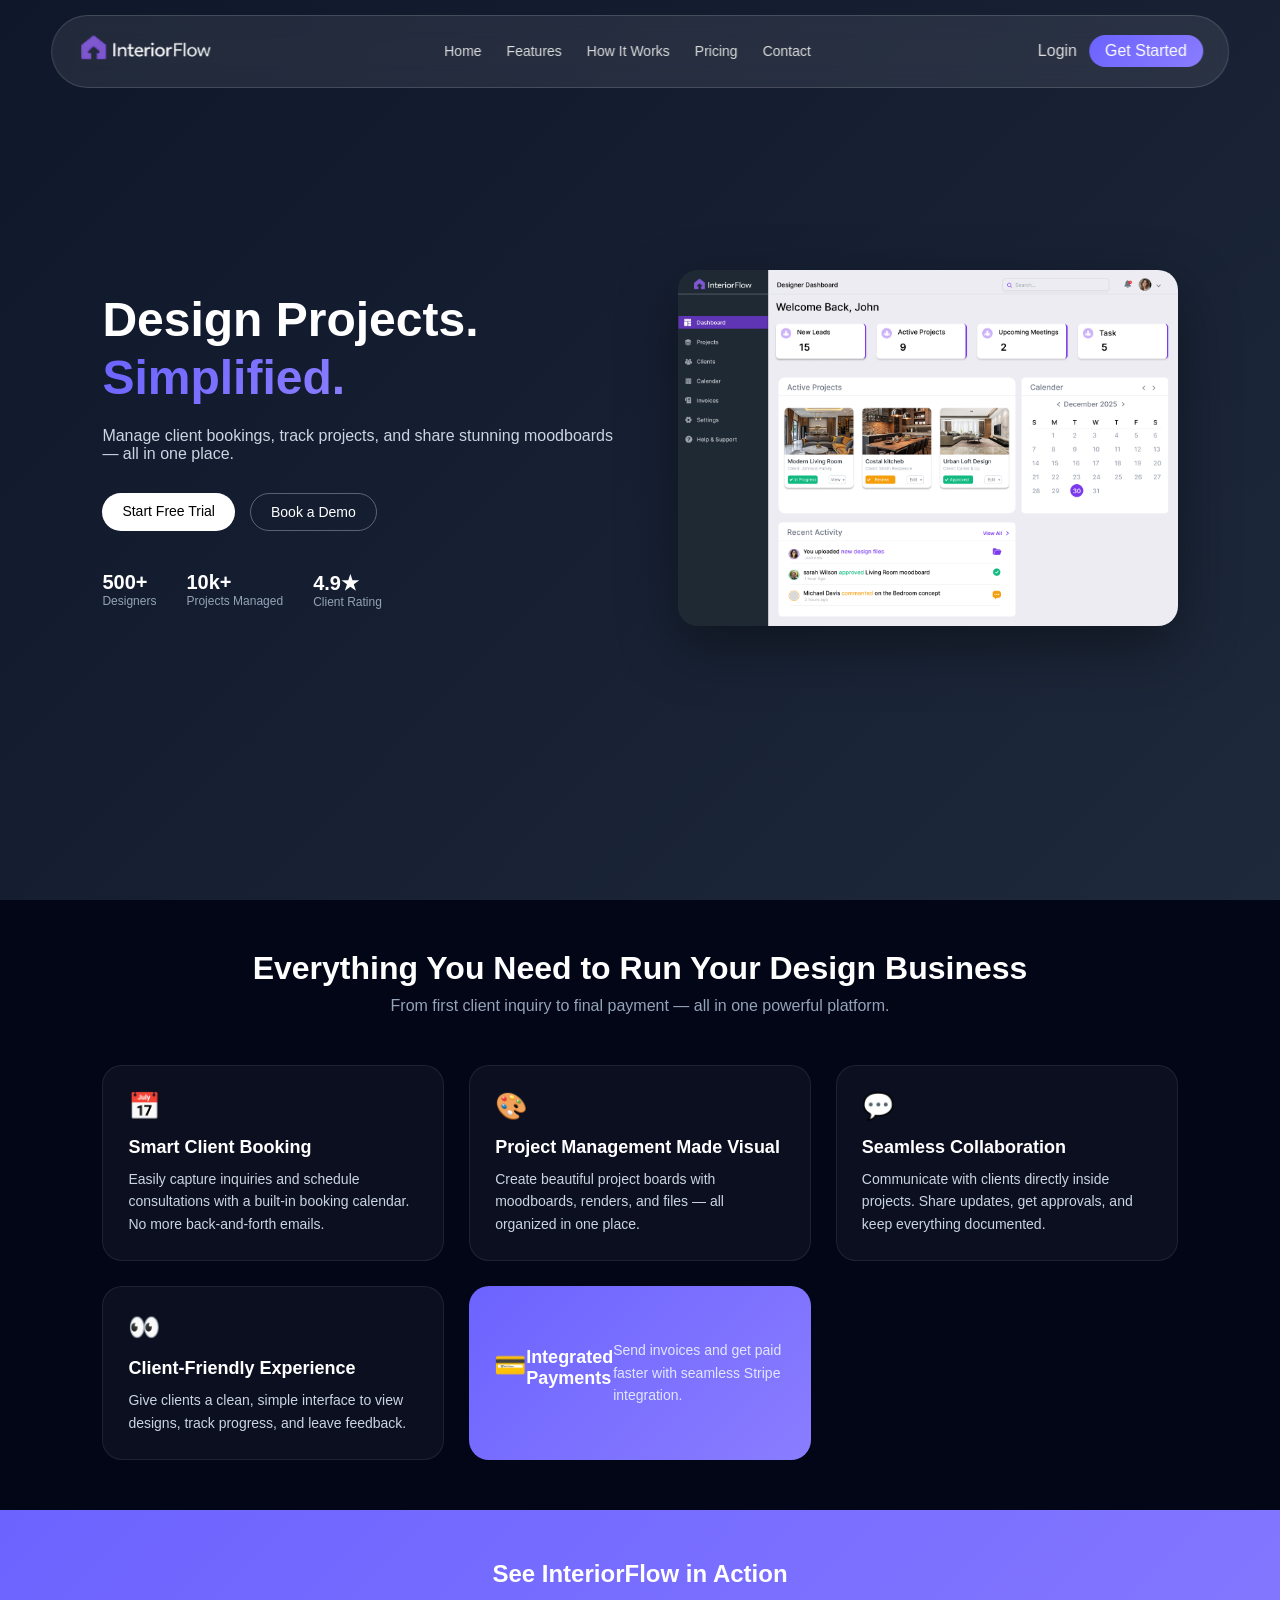
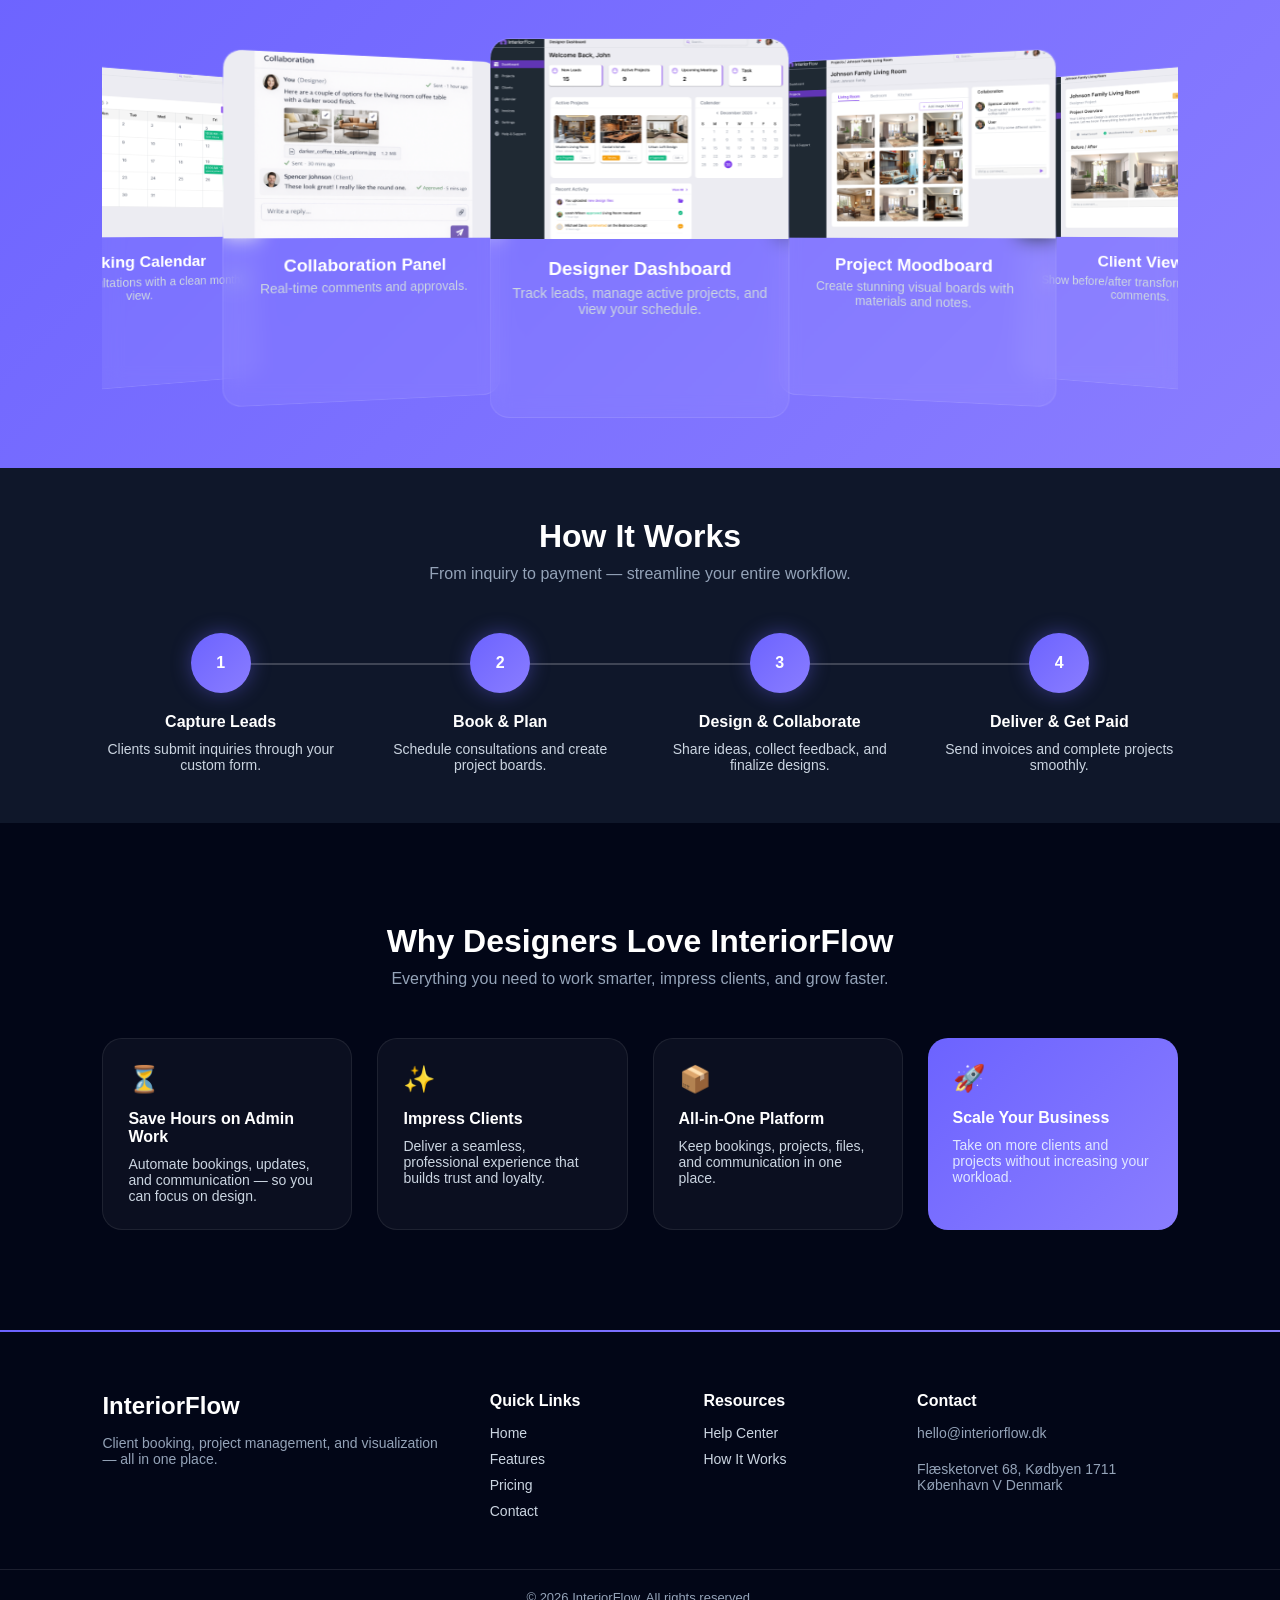
<file: index.html>
<!DOCTYPE html>
<html lang="en">

<head>
    <meta charset="UTF-8">
    <meta name="viewport" content="width=device-width, initial-scale=1.0">
    <title>InteriorFlow – Booking + Visualization Portal for Designers </title>
    <link rel="stylesheet" href="style.css">
    <link rel="stylesheet" href="https://cdnjs.cloudflare.com/ajax/libs/font-awesome/6.5.0/css/all.min.css">
    <link rel="stylesheet" href="https://cdn.jsdelivr.net/npm/swiper@11/swiper-bundle.min.css" />
    <script src="https://cdnjs.cloudflare.com/ajax/libs/jquery/3.7.1/jquery.min.js"></script>

</head>

<body>
    <header class="header">
        <div class="nav-container">

            <!-- Logo -->
            <div class="logo"><a href="/"><img src="images/logo.png" alt="" style="width: 140px;"></a></div>

            <!-- Navigation -->
            <nav class="nav-menu" id="navMenu">
                <a href="/">Home</a>
                <a href="#features">Features</a>
                <a href="#how-it-works">How It Works</a>
                <a href="pricing.html">Pricing</a>
                <a href="contact.html">Contact</a>
            </nav>

            <!-- Actions -->
            <div class="nav-actions">
                <a href="login.html" class="login">Login</a>
                <a href="#" class="cta demo">Get Started</a>
            </div>

            <!-- Hamburger -->
            <div class="hamburger" id="hamburger">
                <span></span>
                <span></span>
                <span></span>
            </div>

        </div>
    </header>
    <section class="hero">
        <div class="hero-content">

            <h1>
                Design Projects.<br>
                <span>Simplified.</span>
            </h1>

            <p class="subtext">
                Manage client bookings, track projects, and share stunning moodboards —
                all in one place.
            </p>

            <div class="hero-buttons">
                <a href="login.html" class="btn primary">Start Free Trial</a>
                <a href="#" class="btn secondary demo">Book a Demo</a>
            </div>

            <div class="hero-stats">
                <div>
                    <h3>500+</h3>
                    <p>Designers</p>
                </div>
                <div>
                    <h3>10k+</h3>
                    <p>Projects Managed</p>
                </div>
                <div>
                    <h3>4.9★</h3>
                    <p>Client Rating</p>
                </div>
            </div>
        </div>

        <!-- Right Side Visual -->
        <div class="hero-image">
            <img src="images/Dashboard.png" alt="Dashboard Preview">
        </div>
    </section>
    <!-- <section class="social-proof">
        <div class="container">

            <p class="trusted-text">
                Trusted by <span>500+ Interior Designers</span> Worldwide
            </p>

            <div class="review-card">
                <div class="stars">★★★★★</div>
                <p class="review">
                    “InteriorFlow transformed how I manage clients and projects.”
                </p>

                <div class="review-user">
                    <img src="https://i.pravatar.cc/60?img=3" alt="User">
                    <div>
                        <h4>Jack Mitchell</h4>
                        <span>Interior Designer</span>
                    </div>
                </div>
            </div>

            
            <div class="brand-logos">
                <img src="https://cdn.jsdelivr.net/gh/devicons/devicon/icons/google/google-original.svg" alt="Google">
                <img src="https://cdn.jsdelivr.net/gh/devicons/devicon/icons/slack/slack-original.svg" alt="Slack">
                <img src="https://cdn.jsdelivr.net/gh/devicons/devicon/icons/figma/figma-original.svg" alt="Figma">
                <img src="https://cdn.jsdelivr.net/gh/devicons/devicon/icons/apple/apple-original.svg" alt="Apple" style="filter: invert(1);">
            </div>

        </div>
    </section> -->

    <section class="features" id="features">
        <div class="container">

            <div class="section-header">
                <h2>Everything You Need to Run Your Design Business</h2>
                <p>From first client inquiry to final payment — all in one powerful platform.</p>
            </div>

            <div class="feature-grid">

                <div class="feature-card">
                    <div class="icon">📅</div>
                    <h3>Smart Client Booking</h3>
                    <p>
                        Easily capture inquiries and schedule consultations with a built-in booking calendar.
                        No more back-and-forth emails.
                    </p>
                </div>

                <div class="feature-card">
                    <div class="icon">🎨</div>
                    <h3>Project Management Made Visual</h3>
                    <p>
                        Create beautiful project boards with moodboards, renders, and files — all organized in one
                        place.
                    </p>
                </div>

                <div class="feature-card">
                    <div class="icon">💬</div>
                    <h3>Seamless Collaboration</h3>
                    <p>
                        Communicate with clients directly inside projects. Share updates, get approvals, and keep
                        everything documented.
                    </p>
                </div>

                <div class="feature-card">
                    <div class="icon">👀</div>
                    <h3>Client-Friendly Experience</h3>
                    <p>
                        Give clients a clean, simple interface to view designs, track progress, and leave feedback.
                    </p>
                </div>

                <div class="feature-card highlight">
                    <div class="icon">💳</div>
                    <h3>Integrated Payments</h3>
                    <p>
                        Send invoices and get paid faster with seamless Stripe integration.
                    </p>
                </div>

            </div>

        </div>
    </section>
    <section class="showcase" id="showcase">
        <h2>See InteriorFlow in Action</h2>

        <div class="swiper showcaseSlider">
            <div class="swiper-wrapper">

                <div class="swiper-slide">
                    <img src="images/Dashboard.png" />
                    <h3>Designer Dashboard</h3>
                    <p>Track leads, manage active projects, and view your schedule.</p>
                </div>

                <div class="swiper-slide">
                    <img src="images/Project_Moodboard.png" />
                    <h3>Project Moodboard</h3>
                    <p>Create stunning visual boards with materials and notes.</p>
                </div>

                <div class="swiper-slide">
                    <img src="images/Client-view.png" />
                    <h3>Client View</h3>
                    <p>Show before/after transformations with comments.</p>
                </div>

                <div class="swiper-slide">
                    <img src="images/Bookincalender.png" />
                    <h3>Booking Calendar</h3>
                    <p>Manage consultations with a clean monthly view.</p>
                </div>

                <div class="swiper-slide">
                    <img src="images/Collabration.png" />
                    <h3>Collaboration Panel</h3>
                    <p>Real-time comments and approvals.</p>
                </div>

            </div>
        </div>
    </section>
    <section class="how-it-works" id="how-it-works">
        <div class="container">

            <div class="section-header">
                <h2>How It Works</h2>
                <p>From inquiry to payment — streamline your entire workflow.</p>
            </div>

            <div class="steps">

                <div class="step">
                    <div class="circle">1</div>
                    <h3>Capture Leads</h3>
                    <p>Clients submit inquiries through your custom form.</p>
                </div>

                <div class="step">
                    <div class="circle">2</div>
                    <h3>Book & Plan</h3>
                    <p>Schedule consultations and create project boards.</p>
                </div>

                <div class="step">
                    <div class="circle">3</div>
                    <h3>Design & Collaborate</h3>
                    <p>Share ideas, collect feedback, and finalize designs.</p>
                </div>

                <div class="step">
                    <div class="circle">4</div>
                    <h3>Deliver & Get Paid</h3>
                    <p>Send invoices and complete projects smoothly.</p>
                </div>

            </div>

        </div>
    </section>
    <section class="benefits">
        <div class="container">

            <div class="section-header">
                <h2>Why Designers Love InteriorFlow</h2>
                <p>Everything you need to work smarter, impress clients, and grow faster.</p>
            </div>

            <div class="benefit-grid">

                <div class="benefit-card">
                    <div class="icon">⏳</div>
                    <h3>Save Hours on Admin Work</h3>
                    <p>Automate bookings, updates, and communication — so you can focus on design.</p>
                </div>

                <div class="benefit-card">
                    <div class="icon">✨</div>
                    <h3>Impress Clients</h3>
                    <p>Deliver a seamless, professional experience that builds trust and loyalty.</p>
                </div>

                <div class="benefit-card">
                    <div class="icon">📦</div>
                    <h3>All-in-One Platform</h3>
                    <p>Keep bookings, projects, files, and communication in one place.</p>
                </div>

                <div class="benefit-card highlight">
                    <div class="icon">🚀</div>
                    <h3>Scale Your Business</h3>
                    <p>Take on more clients and projects without increasing your workload.</p>
                </div>

            </div>

        </div>
    </section>
    <footer class="footer">
        <div class="footer-container">

            <!-- Brand -->
            <div class="footer-col brand">
                <h2>InteriorFlow</h2>
                <p>
                    Client booking, project management, and visualization — all in one place.
                </p>
            </div>

            <!-- Quick Links -->
            <div class="footer-col">
                <h3>Quick Links</h3>
                <a href="/">Home</a>
                <a href="#features">Features</a>
                <a href="pricing.html">Pricing</a>
                <a href="contact.html">Contact</a>
            </div>

            <!-- Resources -->
            <div class="footer-col">
                <h3>Resources</h3>
                <a href="contact.html">Help Center</a>
                <a href="#how-it-works">How It Works</a>
            </div>

            <!-- Contact -->
            <div class="footer-col">
                <h3>Contact</h3>
                <p>hello@interiorflow.dk</p>
                <p>Flæsketorvet 68, Kødbyen
                    1711 København V
                    Denmark</p>
            </div>

        </div>

        <!-- Bottom -->
        <div class="footer-bottom">
            <p>© 2026 InteriorFlow. All rights reserved.</p>
        </div>
    </footer>
    <div class="demo-popup" id="demoPopup">

        <div class="demo-box">

            <!-- Left Image -->
            <div class="demo-image">
                <img src="images/interior.jpg" alt="demo">
            </div>

            <!-- Right Form -->
            <div class="demo-content">

                <span class="close-btn">&times;</span>

                <h2>Request a Demo</h2>
                <form id="demoForm">
                    <input type="text" placeholder="Your Name" required>
                    <input type="email" placeholder="Email Address" required>
                    <input type="tel" maxlength="10" id="phone" placeholder="Phone Number" required>
                    <button type="submit">🚀 Submit Request</button>
                    <div class="success-msg">
                        ✅ Your request has been submitted successfully.
                    </div>
                </form>

                <!-- Success Message -->

            </div>

        </div>

    </div>
    <script src="https://cdn.jsdelivr.net/npm/swiper@11/swiper-bundle.min.js"></script>
    <script src="script.js"></script>
    <script>
        document.getElementById("phone").addEventListener("input", function () {
            this.value = this.value.replace(/[^0-9]/g, "");
        });
    </script>
</body>

</html>
</file>
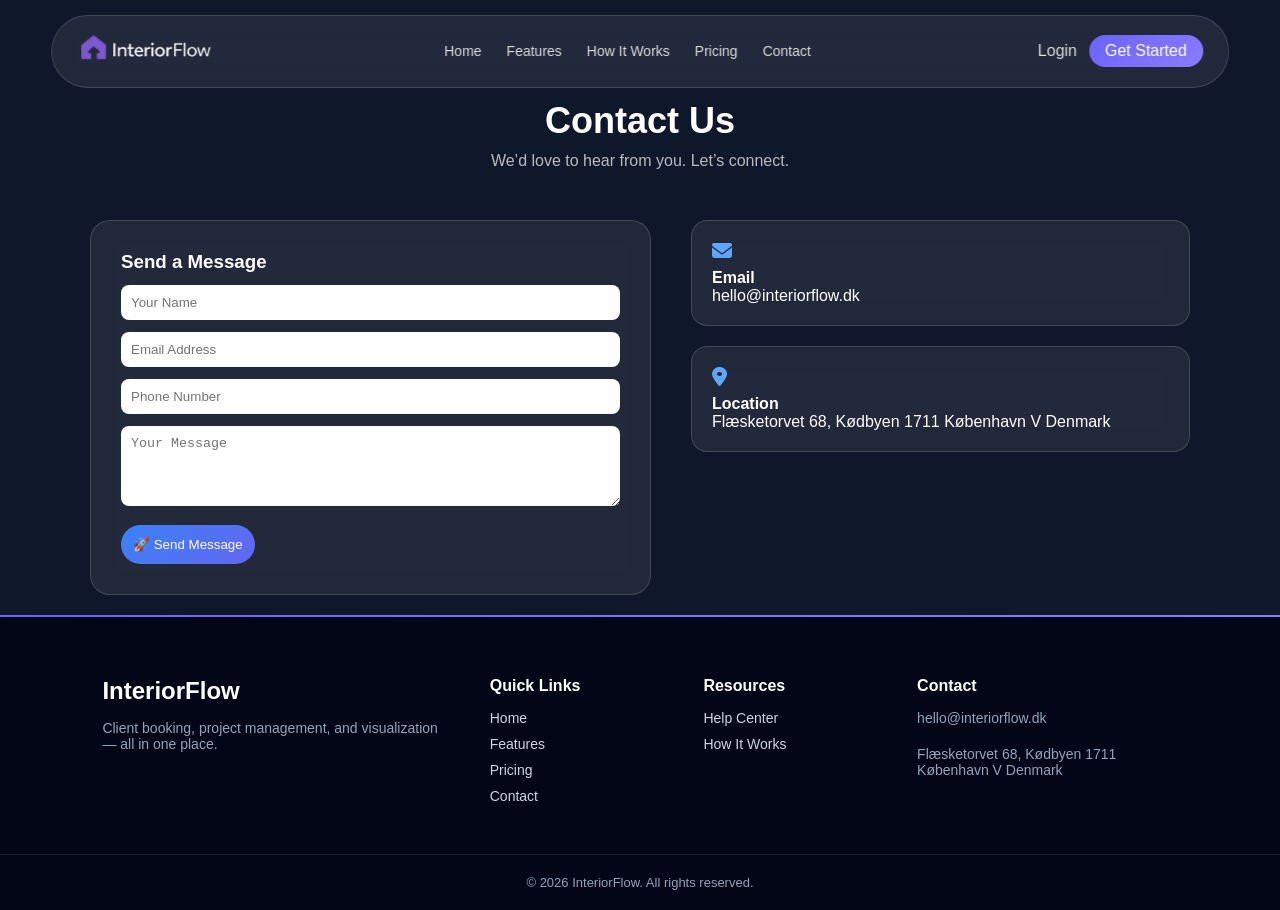
<file: contact.html>
<!DOCTYPE html>
<html lang="en">

<head>
    <meta charset="UTF-8">
    <meta name="viewport" content="width=device-width, initial-scale=1.0">
    <title>Contact</title>
    <link rel="stylesheet" href="style.css">
    <link rel="stylesheet" href="https://cdnjs.cloudflare.com/ajax/libs/font-awesome/6.5.0/css/all.min.css">
    <link rel="stylesheet" href="https://cdn.jsdelivr.net/npm/swiper@11/swiper-bundle.min.css" />
    <script src="https://cdnjs.cloudflare.com/ajax/libs/jquery/3.7.1/jquery.min.js"></script>

</head>

<body>
    <header class="header">
        <div class="nav-container">

            <!-- Logo -->
            <div class="logo"><a href="/"><img src="images/logo.png" alt="" style="width: 140px;"></a></div>

            <!-- Navigation -->
            <nav class="nav-menu" id="navMenu">
                <a href="/">Home</a>
                <a href="/#features">Features</a>
                <a href="/#how-it-works">How It Works</a>
                <a href="pricing.html">Pricing</a>
                <a href="contact.html">Contact</a>
            </nav>

            <!-- Actions -->
            <div class="nav-actions">
                <a href="login.html" class="login">Login</a>
                <a href="#" class="cta demo">Get Started</a>
            </div>

            <!-- Hamburger -->
            <div class="hamburger" id="hamburger">
                <span></span>
                <span></span>
                <span></span>
            </div>

        </div>
    </header>
    <section class="contact">

        <!-- Heading -->
        <div class="contact-header">
            <h1>Contact Us</h1>
            <p>We’d love to hear from you. Let’s connect.</p>
        </div>

        <!-- Content -->
        <div class="contact-container">

            <!-- Left: Form -->
            <div class="contact-form">

                <h3>Send a Message</h3>

                <form id="contactForm">
                    <input type="text" placeholder="Your Name" required>
                    <input type="email" placeholder="Email Address" required>
                    <input type="tel" id="contactPhone" maxlength="10" placeholder="Phone Number" required>
                    <p class="error-msg" style="display:none;color:red;">Invalid phone number</p>
                    <textarea placeholder="Your Message" rows="4" required></textarea>

                    <button type="submit">🚀 Send Message</button>
                    <div class="success-msg contact-success">✅ Thank you for contacting us. We will get back to you
                        shortly.</div>
                </form>

            </div>

            <!-- Right: Info -->
            <div class="contact-info">

                <div class="info-card">
                    <i class="fa-solid fa-envelope"></i>
                    <h4>Email</h4>
                    <p>hello@interiorflow.dk</p>
                </div>

                <div class="info-card">
                    <i class="fa-solid fa-location-dot"></i>
                    <h4>Location</h4>
                    <p>Flæsketorvet 68, Kødbyen
                        1711 København V
                        Denmark</p>
                </div>


            </div>

        </div>

    </section>
    <footer class="footer">
        <div class="footer-container">

            <!-- Brand -->
            <div class="footer-col brand">
                <h2>InteriorFlow</h2>
                <p>
                    Client booking, project management, and visualization — all in one place.
                </p>
            </div>

            <!-- Quick Links -->
            <div class="footer-col">
                <h3>Quick Links</h3>
                <a href="/">Home</a>
                <a href="/#features">Features</a>
                <a href="pricing.html">Pricing</a>
                <a href="contact.html">Contact</a>
            </div>

            <!-- Resources -->
            <div class="footer-col">
                <h3>Resources</h3>
                <a href="contact.html">Help Center</a>
                <a href="/#how-it-works">How It Works</a>
            </div>

            <!-- Contact -->
            <div class="footer-col">
                <h3>Contact</h3>
                <p>hello@interiorflow.dk</p>
                <p>Flæsketorvet 68, Kødbyen
                    1711 København V
                    Denmark</p>
            </div>

        </div>

        <!-- Bottom -->
        <div class="footer-bottom">
            <p>© 2026 InteriorFlow. All rights reserved.</p>
        </div>
    </footer>
    <div class="demo-popup" id="demoPopup">

        <div class="demo-box">

            <!-- Left Image -->
            <div class="demo-image">
                <img src="images/interior.jpg" alt="demo">
            </div>

            <!-- Right Form -->
            <div class="demo-content">

                <span class="close-btn">&times;</span>

                <h2>Request a Demo</h2>
                <form id="demoForm">
                    <input type="text" placeholder="Your Name" required>
                    <input type="email" placeholder="Email Address" required>
                    <input type="tel" maxlength="10" id="phone" placeholder="Phone Number" required>
                    <button type="submit">🚀 Submit Request</button>
                    <div class="success-msg">
                        ✅ Your request has been submitted successfully.
                    </div>
                </form>

                <!-- Success Message -->

            </div>

        </div>

    </div>
    <script src="https://cdn.jsdelivr.net/npm/swiper@11/swiper-bundle.min.js"></script>
    <script src="script.js"></script>
    <script>
        document.getElementById("phone").addEventListener("input", function () {
            this.value = this.value.replace(/[^0-9]/g, "");
        });
        document.getElementById("contactPhone").addEventListener("input", function () {
            this.value = this.value.replace(/[^0-9]/g, "");
        });
    </script>
</body>

</html>
</file>
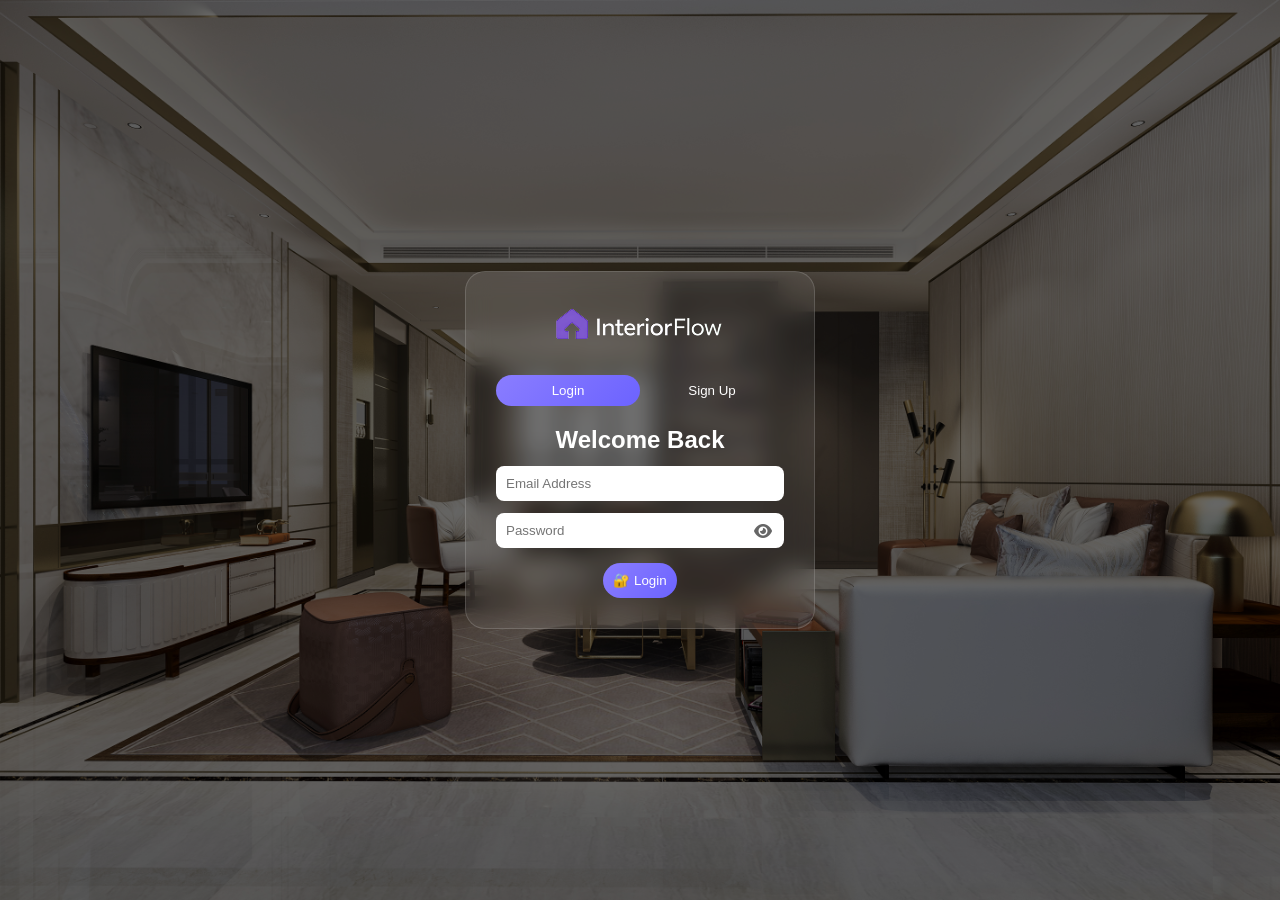
<file: login.html>
<!DOCTYPE html>
<html lang="en">

<head>
    <meta charset="UTF-8">
    <meta name="viewport" content="width=device-width, initial-scale=1.0">
    <title>Login</title>
    <link rel="stylesheet" href="style.css">
    <link rel="stylesheet" href="https://cdnjs.cloudflare.com/ajax/libs/font-awesome/6.5.0/css/all.min.css">
    <link rel="stylesheet" href="https://cdn.jsdelivr.net/npm/swiper@11/swiper-bundle.min.css" />
    <script src="https://cdnjs.cloudflare.com/ajax/libs/jquery/3.7.1/jquery.min.js"></script>
    <style>
        .input-box {
            position: relative;
        }

        .toggle-password {
            position: absolute;
            right: 12px;
            top: 63%;
            transform: translateY(-50%);
            cursor: pointer;
            color: #666;
        }
    </style>

</head>

<body>

    <section class="auth">

        <div class="auth-box">
            <div class="logo"><a href="/"><img src="images/logo.png" alt=""></a></div>
            <!-- Toggle -->
            <div class="auth-toggle">
                <button class="toggle-btn active" data-form="login">Login</button>
                <button class="toggle-btn" data-form="signup">Sign Up</button>
            </div>

            <!-- Login Form -->
            <form id="loginForm" class="auth-form active">
                <h2>Welcome Back</h2>

                <input type="email" placeholder="Email Address" required>
                <div class="input-box" style="position: relative;">
                    <input type="password" placeholder="Password" required>
                    <i class="fa-solid fa-eye toggle-password"></i>
                </div>

                <button type="submit">🔐 Login</button>
                <p class="error-msg">❌ Invalid credentials</p>
                <div class="success-msg">✅ Login success!</div>
            </form>

            <!-- Signup Form -->
            <form id="signupForm" class="auth-form">
                <h2>Create Account</h2>

                <input type="text" placeholder="Full Name" required>
                <input type="email" placeholder="Email Address" required>
                <input type="tel" id="signupPhone" maxlength="10" placeholder="Phone Number" required>
                <div class="input-box" style="position: relative;">
                    <input type="password" placeholder="Password" required>
                    <i class="fa-solid fa-eye toggle-password"></i>
                </div>

                <button type="submit">🚀 Sign Up</button>
                <div class="success-msg signup-success">✅ Successfully submitted!</div>
            </form>

            <!-- Success -->

        </div>

    </section>

    <script src="https://cdn.jsdelivr.net/npm/swiper@11/swiper-bundle.min.js"></script>
    <script src="script.js"></script>
    <script>
        document.getElementById("signupPhone").addEventListener("input", function () {
            this.value = this.value.replace(/[^0-9]/g, "");
        });
    </script>
</body>

</html>
</file>
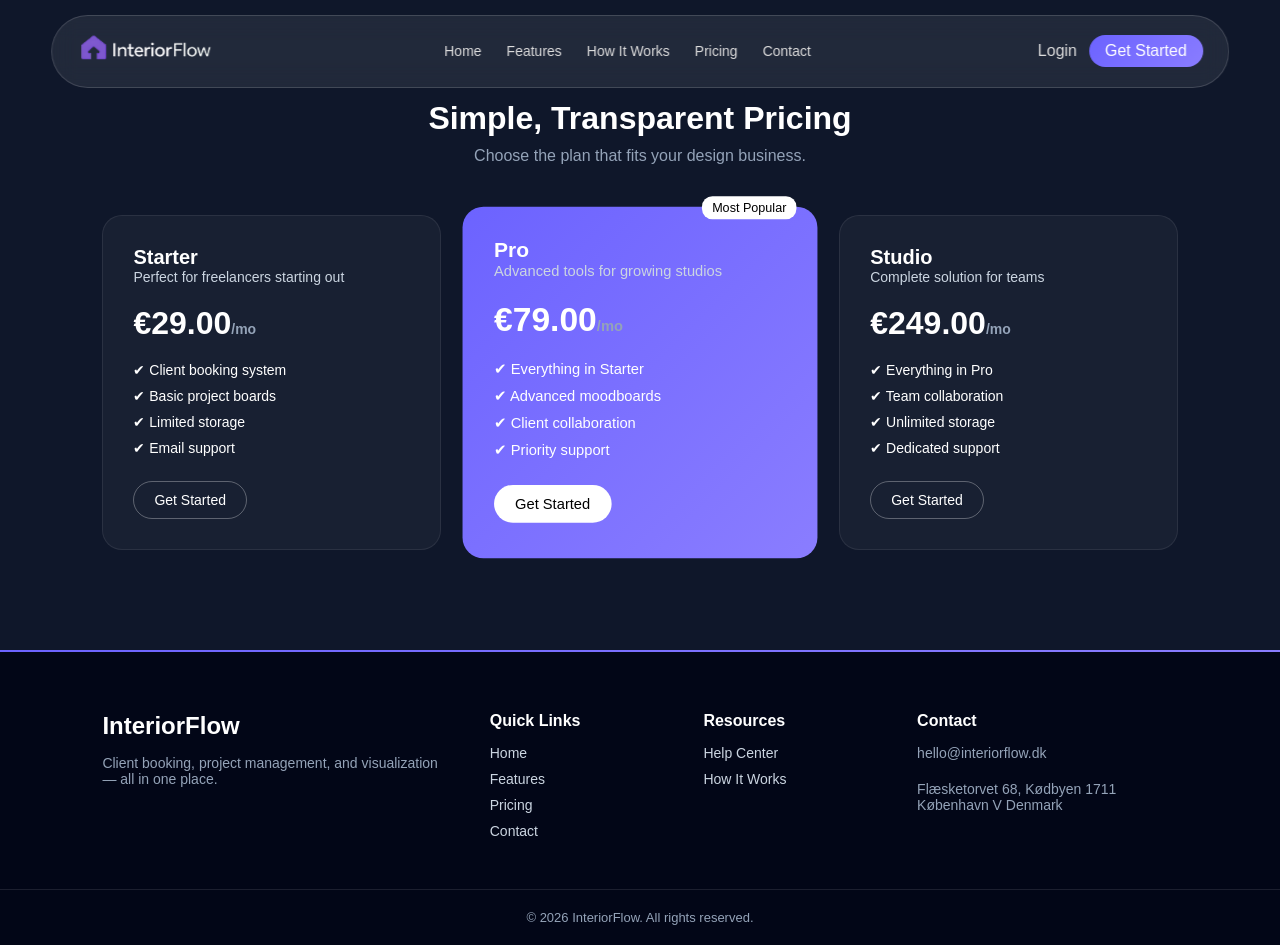
<file: pricing.html>
<!DOCTYPE html>
<html lang="en">

<head>
    <meta charset="UTF-8">
    <meta name="viewport" content="width=device-width, initial-scale=1.0">
    <title>Pricing - InteriorFlow</title>
    <link rel="stylesheet" href="style.css">
    <link rel="stylesheet" href="https://cdnjs.cloudflare.com/ajax/libs/font-awesome/6.5.0/css/all.min.css">
    <link rel="stylesheet" href="https://cdn.jsdelivr.net/npm/swiper@11/swiper-bundle.min.css" />
    <script src="https://cdnjs.cloudflare.com/ajax/libs/jquery/3.7.1/jquery.min.js"></script>

</head>

<body>
    <header class="header">
        <div class="nav-container">

            <!-- Logo -->
            <div class="logo"><a href="/"><img src="images/logo.png" alt="" style="width: 140px;"></a></div>

            <!-- Navigation -->
            <nav class="nav-menu" id="navMenu">
                <a href="/">Home</a>
                <a href="/#features">Features</a>
                <a href="/#how-it-works">How It Works</a>
                <a href="pricing.html">Pricing</a>
                <a href="contact.html">Contact</a>
            </nav>

            <!-- Actions -->
            <div class="nav-actions">
                <a href="login.html" class="login">Login</a>
                <a href="#" class="cta demo">Get Started</a>
            </div>

            <!-- Hamburger -->
            <div class="hamburger" id="hamburger">
                <span></span>
                <span></span>
                <span></span>
            </div>

        </div>
    </header>
    <section class="pricing">
        <div class="container">

            <div class="section-header">
                <h2>Simple, Transparent Pricing</h2>
                <p>Choose the plan that fits your design business.</p>
            </div>

            <div class="pricing-grid">

                <!-- Starter -->
                <div class="pricing-card">
                    <h3>Starter</h3>
                    <p class="desc">Perfect for freelancers starting out</p>

                    <h2 class="price">€29.00<span>/mo</span></h2>

                    <ul>
                        <li>✔ Client booking system</li>
                        <li>✔ Basic project boards</li>
                        <li>✔ Limited storage</li>
                        <li>✔ Email support</li>
                    </ul>

                    <a href="contact.html" class="btn secondary">Get Started</a>
                </div>

                <!-- Pro (Highlight) -->
                <div class="pricing-card highlight">
                    <div class="tag">Most Popular</div>

                    <h3>Pro</h3>
                    <p class="desc">Advanced tools for growing studios</p>

                    <h2 class="price">€79.00<span>/mo</span></h2>

                    <ul>
                        <li>✔ Everything in Starter</li>
                        <li>✔ Advanced moodboards</li>
                        <li>✔ Client collaboration</li>
                        <li>✔ Priority support</li>
                    </ul>

                    <a href="contact.html" class="btn primary">Get Started</a>
                </div>

                <!-- Studio -->
                <div class="pricing-card">
                    <h3>Studio</h3>
                    <p class="desc">Complete solution for teams</p>

                    <h2 class="price">€249.00<span>/mo</span></h2>

                    <ul>
                        <li>✔ Everything in Pro</li>
                        <li>✔ Team collaboration</li>
                        <li>✔ Unlimited storage</li>
                        <li>✔ Dedicated support</li>
                    </ul>

                    <a href="contact.html" class="btn secondary">Get Started</a>
                </div>

            </div>

        </div>
    </section>
    <footer class="footer">
        <div class="footer-container">

            <!-- Brand -->
            <div class="footer-col brand">
                <h2>InteriorFlow</h2>
                <p>
                    Client booking, project management, and visualization — all in one place.
                </p>
            </div>

            <!-- Quick Links -->
            <div class="footer-col">
                <h3>Quick Links</h3>
                <a href="/">Home</a>
                <a href="/#features">Features</a>
                <a href="pricing.html">Pricing</a>
                <a href="contact.html">Contact</a>
            </div>

            <!-- Resources -->
            <div class="footer-col">
                <h3>Resources</h3>
                <a href="contact.html">Help Center</a>
                <a href="/#how-it-works">How It Works</a>
            </div>

            <!-- Contact -->
            <div class="footer-col">
                <h3>Contact</h3>
                <p>hello@interiorflow.dk</p>
                <p>Flæsketorvet 68, Kødbyen
                    1711 København V
                    Denmark</p>
            </div>

        </div>

        <!-- Bottom -->
        <div class="footer-bottom">
            <p>© 2026 InteriorFlow. All rights reserved.</p>
        </div>
    </footer>
    <div class="demo-popup" id="demoPopup">

        <div class="demo-box">

            <!-- Left Image -->
            <div class="demo-image">
                <img src="images/interior.jpg" alt="demo">
            </div>

            <!-- Right Form -->
            <div class="demo-content">

                <span class="close-btn">&times;</span>

                <h2>Request a Demo</h2>
                <form id="demoForm">
                    <input type="text" placeholder="Your Name" required>
                    <input type="email" placeholder="Email Address" required>
                    <input type="tel" maxlength="10" id="phone" placeholder="Phone Number" required>
                    <button type="submit">🚀 Submit Request</button>
                    <div class="success-msg">
                        ✅ Your request has been submitted successfully.
                    </div>
                </form>

                <!-- Success Message -->

            </div>

        </div>

    </div>
    <script src="https://cdn.jsdelivr.net/npm/swiper@11/swiper-bundle.min.js"></script>
    <script src="script.js"></script>
    <script>
        document.getElementById("phone").addEventListener("input", function () {
            this.value = this.value.replace(/[^0-9]/g, "");
        });
    </script>
</body>

</html>
</file>
<file: style.css>
* {
    margin: 0;
    padding: 0;
    box-sizing: border-box;
}

body {
    margin: 0;
    background: #0f172a;
    font-family: Arial, sans-serif;
}

/* Header */
.header {
    position: fixed;
    top: 15px;
    left: 50%;
    transform: translateX(-50%);
    width: 92%;
    z-index: 1000;
}

/* Glass Nav */
.nav-container {
    display: flex;
    justify-content: space-between;
    align-items: center;
    padding: 14px 25px;
    border-radius: 50px;

    background: rgba(255, 255, 255, 0.08);
    backdrop-filter: blur(12px);
    border: 1px solid rgba(255, 255, 255, 0.15);
}

/* Logo */
.logo {
    color: #fff;
    font-weight: 600;
    font-size: 18px;
}

/* Nav Menu */
.nav-menu {
    display: flex;
    gap: 25px;
}

.nav-menu a {
    color: #ddd;
    text-decoration: none;
    font-size: 14px;
    position: relative;
}

/* Hover effect */
.nav-menu a::after {
    content: "";
    position: absolute;
    bottom: -4px;
    left: 0;
    width: 0%;
    height: 2px;
    background: #fff;
    transition: 0.3s;
}

.nav-menu a:hover::after {
    width: 100%;
}

/* Actions */
.nav-actions {
    display: flex;
    gap: 12px;
    align-items: center;
}

.login {
    color: #ddd;
    text-decoration: none;
}

.cta {
    background: linear-gradient(135deg, #6c63ff, #8a7dff);
    padding: 7px 16px;
    border-radius: 20px;
    color: #fff;
    text-decoration: none;
}

/* Hamburger */
.hamburger {
    display: none;
    flex-direction: column;
    gap: 4px;
    cursor: pointer;
}

.hamburger span {
    width: 22px;
    height: 2px;
    background: #fff;
}

/* ================= MOBILE ================= */
@media (max-width: 768px) {

    /* Hide desktop nav */
    .nav-menu {
        position: fixed;
        top: 0;
        right: -100%;
        width: 260px;
        height: 100vh;
        background: rgba(15, 23, 42, 0.95);
        backdrop-filter: blur(15px);
        flex-direction: column;
        padding: 80px 20px;
        gap: 20px;
        transition: 0.4s;
    }

    .nav-menu a {
        font-size: 16px;
    }

    /* Show menu */
    .nav-menu.active {
        right: 0;
    }

    /* Hide actions (optional) */
    .nav-actions {
        display: none;
    }

    /* Show hamburger */
    .hamburger {
        display: flex;
    }
}

.hero {
    display: flex;
    align-items: center;
    justify-content: space-between;
    padding: 120px 8%;
    min-height: 100vh;
    background: linear-gradient(135deg, #0f172a, #1e293b);
    color: #fff;
}

/* Left */
.hero-content {
    max-width: 520px;
}

.hero h1 {
    font-size: 48px;
    line-height: 1.2;
    margin-bottom: 20px;
}

.hero h1 span {
    background: linear-gradient(135deg, #6c63ff, #8a7dff);
    -webkit-background-clip: text;
    -webkit-text-fill-color: transparent;
}

.subtext {
    font-size: 16px;
    color: #cbd5e1;
    margin-bottom: 30px;
}

/* Buttons */
.hero-buttons {
    display: flex;
    gap: 15px;
    margin-bottom: 40px;
}

.btn {
    padding: 12px 22px;
    border-radius: 25px;
    text-decoration: none;
    font-size: 14px;
    transition: 0.3s;
}

.btn.primary {
    background: linear-gradient(135deg, #6c63ff, #8a7dff);
    color: #fff;
}

.btn.primary:hover {
    transform: translateY(-2px);
}

.btn.secondary {
    border: 1px solid rgba(255, 255, 255, 0.3);
    color: #fff;
}

.btn.secondary:hover {
    background: rgba(255, 255, 255, 0.1);
}

/* Stats */
.hero-stats {
    display: flex;
    gap: 30px;
}

.hero-stats h3 {
    margin: 0;
    font-size: 20px;
}

.hero-stats p {
    margin: 0;
    font-size: 12px;
    color: #94a3b8;
}

/* Right Image */
.hero-image img {
    width: 500px;
    max-width: 100%;
    border-radius: 20px;
    box-shadow: 0 20px 60px rgba(0, 0, 0, 0.4);
}

@media (max-width: 768px) {
    .hero {
        flex-direction: column;
        text-align: center;
        padding-top: 140px;
    }

    .hero h1 {
        font-size: 34px;
    }

    .hero-buttons {
        justify-content: center;
    }

    .hero-stats {
        justify-content: center;
    }

    .hero-image {
        margin-top: 40px;
    }
}

.social-proof {
    padding: 80px 8%;
    text-align: center;
    background: #0f172a;
    color: #fff;
}

.trusted-text {
    font-size: 16px;
    color: #cbd5e1;
    margin-bottom: 30px;
}

.trusted-text span {
    color: #fff;
    font-weight: 600;
}

/* Review Card */
.review-card {
    max-width: 500px;
    margin: auto;
    padding: 30px;
    border-radius: 20px;

    background: rgba(255, 255, 255, 0.05);
    backdrop-filter: blur(10px);
    border: 1px solid rgba(255, 255, 255, 0.1);

    box-shadow: 0 10px 40px rgba(0, 0, 0, 0.3);
}

.stars {
    font-size: 20px;
    color: #facc15;
    margin-bottom: 15px;
}

.review {
    font-size: 16px;
    color: #e2e8f0;
    margin-bottom: 20px;
}

/* User */
.review-user {
    display: flex;
    align-items: center;
    justify-content: center;
    gap: 12px;
}

.review-user img {
    width: 40px;
    height: 40px;
    border-radius: 50%;
}

.review-user h4 {
    margin: 0;
    font-size: 14px;
}

.review-user span {
    font-size: 12px;
    color: #94a3b8;
}

/* Logos */
.brand-logos {
    margin-top: 40px;
    display: flex;
    justify-content: center;
    gap: 30px;
    opacity: 0.7;
}

.brand-logos img {
    height: 30px;
    /* filter: grayscale(100%); */
    transition: 0.3s;
}

.brand-logos img:hover {
    filter: grayscale(0%);
    opacity: 1;
}

@media (max-width: 768px) {
    .review-card {
        padding: 20px;
    }

    .brand-logos {
        flex-wrap: wrap;
        gap: 20px;
    }
}

.features {
    padding: 50px 8%;
    background: #020617;
    color: #fff;
    text-align: center;
}

.section-header h2 {
    font-size: 32px;
    margin-bottom: 10px;
}

.section-header p {
    color: #94a3b8;
    margin-bottom: 50px;
}

/* Grid */
.feature-grid {
    display: grid;
    grid-template-columns: repeat(3, 1fr);
    gap: 25px;
}

/* Card */
.feature-card {
    padding: 25px;
    border-radius: 20px;
    text-align: left;

    background: rgba(255, 255, 255, 0.04);
    border: 1px solid rgba(255, 255, 255, 0.08);

    transition: 0.3s;
    position: relative;
    overflow: hidden;
}

/* Glow hover effect */
.feature-card::before {
    content: "";
    position: absolute;
    width: 150%;
    height: 150%;
    background: radial-gradient(circle, rgba(108, 99, 255, 0.15), transparent);
    top: -50%;
    left: -50%;
    opacity: 0;
    transition: 0.4s;
}

.feature-card:hover::before {
    opacity: 1;
}

.feature-card:hover {
    transform: translateY(-8px);
    border-color: rgba(108, 99, 255, 0.4);
}

/* Icon */
.icon {
    font-size: 26px;
    margin-bottom: 15px;
}

/* Title */
.feature-card h3 {
    font-size: 18px;
    margin-bottom: 10px;
}

/* Text */
.feature-card p {
    font-size: 14px;
    color: #cbd5e1;
    line-height: 1.6;
}

/* Highlight card */
.feature-card.highlight {
    background: linear-gradient(135deg, #6c63ff, #8a7dff);
    color: #fff;
    border: none;
}

.feature-card.highlight p {
    color: #e0e7ff;
}

@media (max-width: 992px) {
    .feature-grid {
        grid-template-columns: repeat(2, 1fr);
    }
}

@media (max-width: 600px) {
    .feature-grid {
        grid-template-columns: 1fr;
    }

    .section-header h2 {
        font-size: 26px;
    }
}

.showcase {
    padding: 50px 8%;
    background: linear-gradient(135deg, #6c63ff, #8a7dff);
    color: #fff;
    text-align: center;
}

.showcase h2 {
    margin-bottom: 50px;
}

/* Slide */
.showcaseSlider .swiper-slide {
    width: 300px;
    height: 380px;
    border-radius: 20px;
    overflow: hidden;

    background: rgba(255, 255, 255, 0.05);
    border: 1px solid rgba(255, 255, 255, 0.1);

    backdrop-filter: blur(10px);
    transition: 0.4s;
}

/* Image */
.swiper-slide img {
    width: 100%;
    height: 200px;
    object-fit: cover;
}

/* Content */
.swiper-slide h3 {
    margin: 15px 0 5px;
}

.swiper-slide p {
    font-size: 14px;
    color: #cbd5e1;
    padding: 0 15px;
}

/* Value Highlight */
.highlight {
    display: flex;
    align-items: center;
    justify-content: center;
    background: linear-gradient(135deg, #6c63ff, #8a7dff);
}

.value-box h3 {
    font-size: 20px;
    margin-bottom: 10px;
}

.value-box p {
    color: #e0e7ff;
}

/* Center active slide */
.swiper-slide-active {
    transform: scale(1.05);
}

.how-it-works {
    padding: 50px 8%;
    background: #0f172a;
    color: #fff;
    text-align: center;
}

.section-header h2 {
    font-size: 32px;
    margin-bottom: 10px;
}

.section-header p {
    color: #94a3b8;
    margin-bottom: 60px;
}

/* Steps container */
.steps {
    display: flex;
    justify-content: space-between;
    position: relative;
}

/* Line */
.steps::before {
    content: "";
    position: absolute;
    top: 30px;
    left: 10%;
    width: 80%;
    height: 2px;
    background: rgba(255, 255, 255, 0.2);
}

/* Step */
.step {
    width: 22%;
    position: relative;
    z-index: 2;
}

/* Circle */
.circle {
    width: 60px;
    height: 60px;
    margin: auto;
    border-radius: 50%;

    display: flex;
    align-items: center;
    justify-content: center;

    background: linear-gradient(135deg, #6c63ff, #8a7dff);
    font-weight: bold;
    margin-bottom: 20px;

    box-shadow: 0 0 20px rgba(108, 99, 255, 0.4);
}

/* Text */
.step h3 {
    font-size: 16px;
    margin-bottom: 10px;
}

.step p {
    font-size: 14px;
    color: #cbd5e1;
}

@media (max-width: 768px) {

    .steps {
        flex-direction: column;
        gap: 40px;
    }

    .steps::before {
        left: 50%;
        top: 0;
        width: 2px;
        height: 100%;
    }

    .step {
        width: 100%;
        text-align: center;
    }
}

.benefits {
    padding: 100px 8%;
    background: #020617;
    color: #fff;
    text-align: center;
}

.section-header h2 {
    font-size: 32px;
    margin-bottom: 10px;
}

.section-header p {
    color: #94a3b8;
    margin-bottom: 50px;
}

/* Grid */
.benefit-grid {
    display: grid;
    grid-template-columns: repeat(4, 1fr);
    gap: 25px;
}

/* Card */
.benefit-card {
    padding: 25px;
    border-radius: 20px;
    text-align: left;

    background: rgba(255, 255, 255, 0.04);
    border: 1px solid rgba(255, 255, 255, 0.08);

    transition: 0.3s;
    position: relative;
}

/* Hover glow */
.benefit-card:hover {
    transform: translateY(-8px);
    border-color: rgba(108, 99, 255, 0.5);
    box-shadow: 0 10px 30px rgba(108, 99, 255, 0.2);
}

/* Icon */
.icon {
    font-size: 26px;
    margin-bottom: 15px;
}

/* Text */
.benefit-card h3 {
    font-size: 16px;
    margin-bottom: 10px;
}

.benefit-card p {
    font-size: 14px;
    color: #cbd5e1;
}

/* Highlight */
.benefit-card.highlight {
    background: linear-gradient(135deg, #6c63ff, #8a7dff);
    border: none;
    display: block;
}

.benefit-card.highlight p {
    color: #e0e7ff;
}

@media (max-width: 992px) {
    .benefit-grid {
        grid-template-columns: repeat(2, 1fr);
    }
}

@media (max-width: 600px) {
    .benefit-grid {
        grid-template-columns: 1fr;
    }
}

.footer {
    background: #020617;
    color: #fff;
    padding-top: 60px;
    border-top: 2px solid transparent;
    border-image: linear-gradient(90deg, #6c63ff, #8a7dff) 1;
}

/* Container */
.footer-container {
    display: grid;
    grid-template-columns: 2fr 1fr 1fr 1.5fr;
    gap: 40px;
    padding: 0 8%;
}

/* Brand */
.footer-col h2 {
    margin-bottom: 15px;
}

.footer-col p {
    color: #94a3b8;
    font-size: 14px;
    margin-bottom: 20px;
}

/* Links */
.footer-col h3 {
    margin-bottom: 15px;
    font-size: 16px;
}

.footer-col a {
    display: block;
    text-decoration: none;
    color: #cbd5e1;
    margin-bottom: 10px;
    font-size: 14px;
    transition: 0.3s;
}

.footer-col a:hover {
    color: #fff;
    transform: translateX(5px);
}

/* Socials */
.socials {
    display: flex;
    gap: 12px;
}

.socials a {
    font-size: 18px;
    transition: 0.3s;
}

.socials a:hover {
    transform: scale(1.2);
}

/* Newsletter */
.newsletter {
    display: flex;
    margin-top: 10px;
}

.newsletter input {
    flex: 1;
    padding: 8px;
    border-radius: 20px 0 0 20px;
    border: none;
    outline: none;
}

.newsletter button {
    padding: 8px 15px;
    border: none;
    background: linear-gradient(135deg, #6c63ff, #8a7dff);
    color: #fff;
    border-radius: 0 20px 20px 0;
    cursor: pointer;
}

/* Bottom */
.footer-bottom {
    text-align: center;
    padding: 20px;
    margin-top: 40px;
    border-top: 1px solid rgba(255, 255, 255, 0.1);
    font-size: 13px;
    color: #94a3b8;
}

/* pricing */
.pricing {
    padding: 100px 8%;
    background: #0f172a;
    color: #fff;
    text-align: center;
}

.section-header h2 {
    font-size: 32px;
}

.section-header p {
    color: #94a3b8;
    margin-bottom: 50px;
}

/* Grid */
.pricing-grid {
    display: grid;
    grid-template-columns: repeat(3, 1fr);
    gap: 30px;
}

/* Card */
.pricing-card {
    padding: 30px;
    border-radius: 20px;
    text-align: left;

    background: rgba(255, 255, 255, 0.04);
    border: 1px solid rgba(255, 255, 255, 0.08);

    position: relative;
    transition: 0.3s;
}

.pricing-card:hover {
    transform: translateY(-10px);
    box-shadow: 0 15px 40px rgba(0, 0, 0, 0.3);
}

/* Highlight */
.pricing-card.highlight {
    background: linear-gradient(135deg, #6c63ff, #8a7dff);
    border: none;
    display: block;
    transform: scale(1.05);
}

/* Tag */
.tag {
    position: absolute;
    top: -10px;
    right: 20px;
    background: #fff;
    color: #000;
    padding: 4px 10px;
    font-size: 12px;
    border-radius: 10px;
}

/* Text */
.pricing-card h3 {
    font-size: 20px;
}

.desc {
    font-size: 14px;
    color: #cbd5e1;
    margin-bottom: 20px;
}

/* Price */
.price {
    font-size: 32px;
    margin: 20px 0;
}

.price span {
    font-size: 14px;
    color: #94a3b8;
}

/* List */
.pricing-card ul {
    list-style: none;
    padding: 0;
    margin-bottom: 25px;
}

.pricing-card ul li {
    margin-bottom: 10px;
    font-size: 14px;
}

/* Buttons */
.btn {
    display: inline-block;
    padding: 10px 20px;
    border-radius: 25px;
    text-decoration: none;
    font-size: 14px;
}

.btn.primary {
    background: #fff;
    color: #000;
}

.btn.secondary {
    border: 1px solid rgba(255, 255, 255, 0.3);
    color: #fff;
}

@media (max-width: 992px) {
    .pricing-grid {
        grid-template-columns: 1fr;
    }

    .pricing-card.highlight {
        transform: none;
    }
}

.demo-popup {
    position: fixed;
    top: -140%;
    left: 0;
    width: 100%;
    height: 100%;
    display: flex;
    justify-content: center;
    align-items: flex-start;
    padding-top: 80px;
    background: rgba(0, 0, 0, 0.5);
    backdrop-filter: blur(6px);
    transition: 0.5s ease;
    z-index: 9999;
}

/* Active (slide down) */
.demo-popup.active {
    top: 0;
}

/* Box */
.demo-box {
    display: flex;
    max-width: 800px;
    width: 90%;
    border-radius: 20px;
    overflow: hidden;

    background: rgba(255, 255, 255, 0.08);
    backdrop-filter: blur(12px);
}

/* Image */
.demo-image {
    width: 45%;
}

.demo-image img {
    width: 100%;
    height: 100%;
    object-fit: cover;
}

/* Content */
.demo-content {
    width: 55%;
    padding: 30px;
    position: relative;
    color: white;
}

/* Close */
.close-btn {
    position: absolute;
    top: 10px;
    right: 15px;
    cursor: pointer;
    font-size: 20px;
}

/* Form */
.demo-content form {
    display: flex;
    flex-direction: column;
    gap: 12px;
    margin-top: 15px;
}

.demo-content input {
    padding: 10px;
    border-radius: 8px;
    border: none;
    outline: none;
}

/* Button */
.demo-content button {
    padding: 10px;
    border-radius: 20px;
    border: none;
    background: linear-gradient(135deg, #3b82f6, #6366f1);
    color: white;
    cursor: pointer;
    transition: 0.3s;
}

.demo-content button:hover {
    transform: scale(1.05);
}

/* Success */
.success-msg {
    display: none;
    margin-top: 15px;
    color: #4ade80;
}


@media (max-width: 768px) {
    .demo-box {
        flex-direction: column;
    }

    .demo-image {
        width: 100%;
        height: 150px;
    }

    .demo-content {
        width: 100%;
    }
}

.contact {
    padding: 100px 20px;
    color: white;
    text-align: center;
    padding-bottom: 20px;
}

/* Header */
.contact-header h1 {
    font-size: 36px;
    margin-bottom: 10px;
}

.contact-header p {
    opacity: 0.7;
    margin-bottom: 50px;
}

/* Layout */
.contact-container {
    max-width: 1100px;
    margin: auto;
    display: flex;
    gap: 40px;
    align-items: stretch;
}

/* Form */
.contact-form {
    flex: 1;
    padding: 30px;
    border-radius: 20px;

    background: rgba(255, 255, 255, 0.08);
    backdrop-filter: blur(12px);

    border: 1px solid rgba(255, 255, 255, 0.15);
    text-align: left;
}

/* Inputs */
.contact-form input,
.contact-form textarea {
    width: 100%;
    padding: 10px;
    margin-top: 12px;
    border-radius: 8px;
    border: none;
    outline: none;
}

/* Button */
.contact-form button {
    margin-top: 15px;
    padding: 12px;
    border-radius: 25px;
    border: none;
    background: linear-gradient(135deg, #3b82f6, #6366f1);
    color: white;
    cursor: pointer;
}

/* Success */
.success-msg {
    display: none;
    margin-top: 10px;
    color: #4ade80;
}

/* Info */
.contact-info {
    flex: 1;
    display: flex;
    flex-direction: column;
    gap: 20px;
}

/* Info Cards */
.info-card {
    padding: 20px;
    border-radius: 16px;

    background: rgba(255, 255, 255, 0.08);
    backdrop-filter: blur(12px);

    border: 1px solid rgba(255, 255, 255, 0.15);
    text-align: left;
}

.info-card i {
    font-size: 20px;
    margin-bottom: 8px;
    color: #60a5fa;
}

@media (max-width: 900px) {
    .contact-container {
        flex-direction: column;
    }
}

.error-msg {
    display: none;
    margin-top: 10px;
    color: #f87171;
    font-size: 13px;
}

.auth {
    height: 100vh;
    display: flex;
    justify-content: center;
    align-items: center;
    color: white;
    background: url(./images/interior.jpg) no-repeat center center/cover;
    position: relative;
}

.auth::before {
    content: "";
    position: absolute;
    inset: 0;
    background: rgba(0, 0, 0, 0.6);
    /* dark overlay */
    z-index: 0;
}

.auth .logo {
    /* background: #ffffff; */
    display: inline-block;
    margin-bottom: 20px;
    border-radius: 10px;
}

/* Box */
.auth-box {
    width: 350px;
    padding: 30px;
    border-radius: 20px;
    background: rgba(255, 255, 255, 0.08);
    backdrop-filter: blur(12px);
    border: 1px solid rgba(255, 255, 255, 0.15);
    text-align: center;
}

/* Toggle */
.auth-toggle {
    display: flex;
    margin-bottom: 20px;
}

.toggle-btn {
    flex: 1;
    padding: 8px;
    border: none;
    cursor: pointer;
    background: transparent;
    color: white;
    border-radius: 20px;
}

.toggle-btn.active {
    background: linear-gradient(135deg, #8a7dff, #6c63ff);
}

/* Forms */
.auth-form {
    display: none;
}

.auth-form.active {
    display: block;
}

/* Inputs */
.auth-form input {
    width: 100%;
    padding: 10px;
    margin-top: 12px;
    border-radius: 8px;
    border: none;
    outline: none;
}

/* Button */
.auth-form button {
    margin-top: 15px;
    padding: 10px;
    border-radius: 20px;
    border: none;
    background: linear-gradient(135deg, #8a7dff, #6c63ff);
    color: white;
    cursor: pointer;
}

/* Success */
.success-msg {
    display: none;
    margin-top: 15px;
    color: #4ade80;
}

@keyframes shake {

    0%,
    100% {
        transform: translateX(0);
    }

    25% {
        transform: translateX(-5px);
    }

    75% {
        transform: translateX(5px);
    }
}

.auth-box.shake {
    animation: shake 0.3s;
}
</file>
